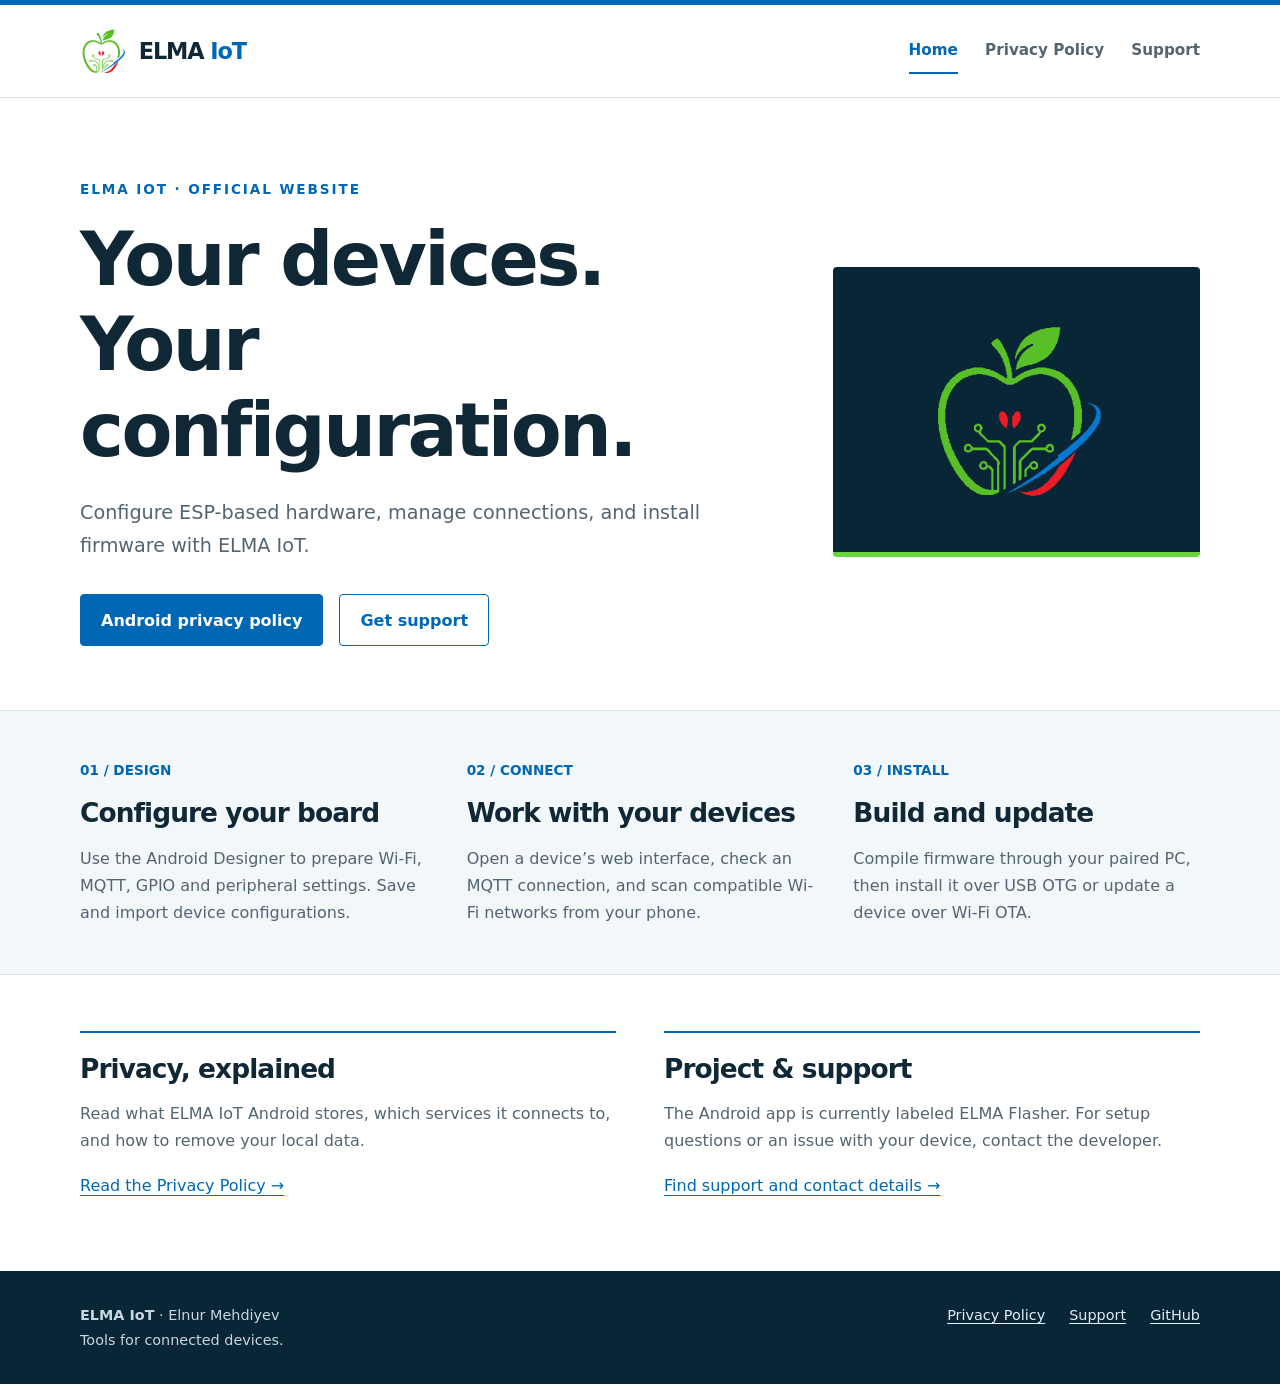
<file: index.html>
<!doctype html>
<html lang="en"><head><meta charset="utf-8"><meta name="viewport" content="width=device-width,initial-scale=1">
<meta name="description" content="The official ELMA IoT website. Explore the Android device tools, read the privacy policy, and contact support."><meta name="referrer" content="no-referrer">
<meta http-equiv="Content-Security-Policy" content="default-src 'none'; style-src 'self'; img-src 'self'; base-uri 'none'; form-action 'none'">
<title>Connected devices, configured by you · ELMA IoT</title><link rel="canonical" href="https://elma-iot.github.io/"><link rel="icon" href="/assets/elma-mark.svg" type="image/svg+xml"><link rel="stylesheet" href="/assets/site.css"></head>
<body><a class="skip" href="#main">Skip to content</a><header><div class="shell header-inner"><a class="brand" href="/" aria-label="ELMA IoT home"><img src="/assets/elma-mark.svg" width="46" height="46" alt=""><span>ELMA <span>IoT</span></span></a><nav aria-label="Main navigation"><a href="/" aria-current="page">Home</a><a href="/privacy-policy/">Privacy Policy</a><a href="/support/">Support</a></nav></div></header>
<main id="main">
<section class="shell hero"><div><p class="eyebrow">ELMA IoT · Official website</p><h1>Your devices.<br>Your configuration.</h1><p class="lead">Configure ESP-based hardware, manage connections, and install firmware with ELMA IoT.</p><div class="actions"><a class="button" href="/privacy-policy/">Android privacy policy</a><a class="button secondary" href="/support/">Get support</a></div></div><div class="hero-mark"><img src="/assets/elma-mark.svg" alt="ELMA IoT circuit apple logo" width="180" height="180"></div></section>
<section class="feature-band" aria-label="Android application features"><div class="shell features"><div><span class="number">01 / DESIGN</span><h2>Configure your board</h2><p>Use the Android Designer to prepare Wi-Fi, MQTT, GPIO and peripheral settings. Save and import device configurations.</p></div><div><span class="number">02 / CONNECT</span><h2>Work with your devices</h2><p>Open a device’s web interface, check an MQTT connection, and scan compatible Wi-Fi networks from your phone.</p></div><div><span class="number">03 / INSTALL</span><h2>Build and update</h2><p>Compile firmware through your paired PC, then install it over USB OTG or update a device over Wi-Fi OTA.</p></div></div></section>
<section class="shell resources" aria-label="Project resources"><div class="resource"><h2>Privacy, explained</h2><p>Read what ELMA IoT Android stores, which services it connects to, and how to remove your local data.</p><a href="/privacy-policy/">Read the Privacy Policy →</a></div><div class="resource"><h2>Project &amp; support</h2><p>The Android app is currently labeled ELMA Flasher. For setup questions or an issue with your device, contact the developer.</p><a href="/support/">Find support and contact details →</a></div></section></main>
<footer><div class="shell footer-inner"><div><p><strong>ELMA IoT</strong> · Elnur Mehdiyev</p><p>Tools for connected devices.</p></div><div class="footer-links"><a href="/privacy-policy/">Privacy Policy</a><a href="/support/">Support</a><a href="https://github.com/elma-iot">GitHub</a></div></div></footer></body></html>
</file>
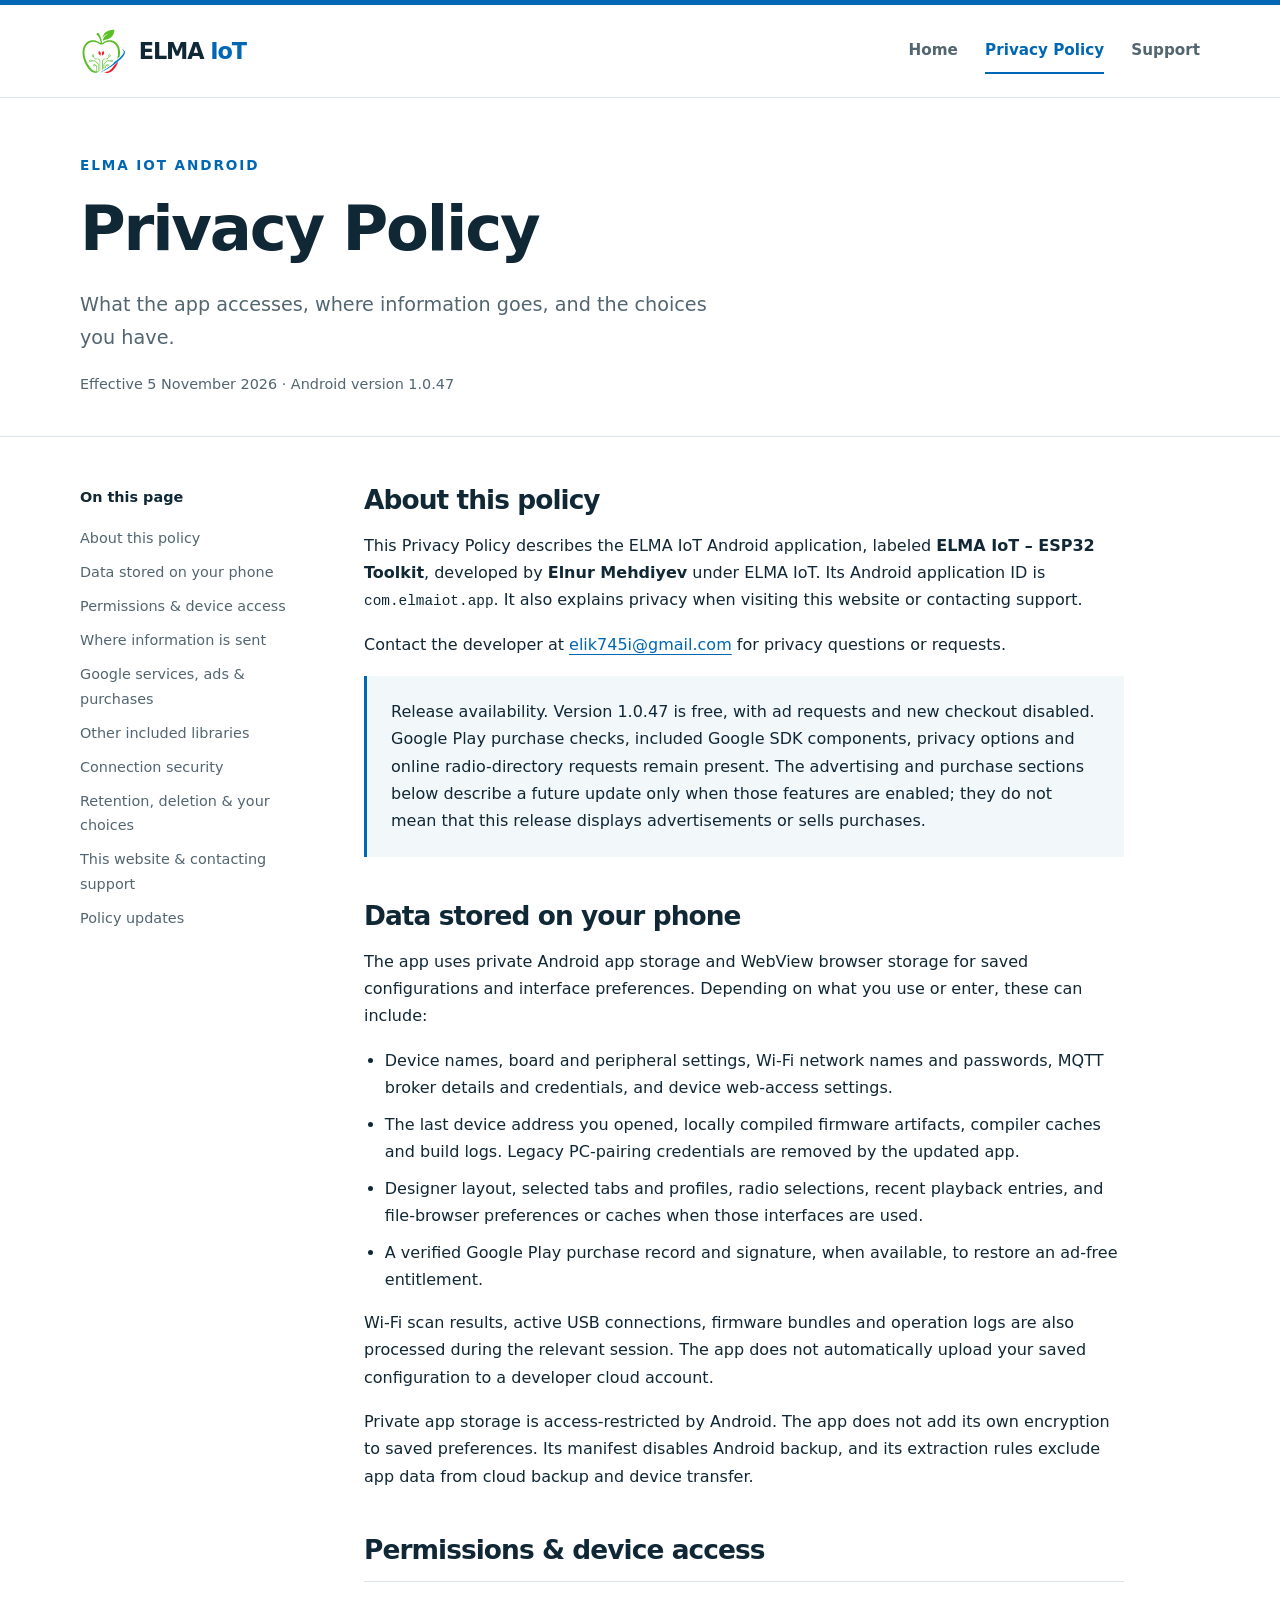
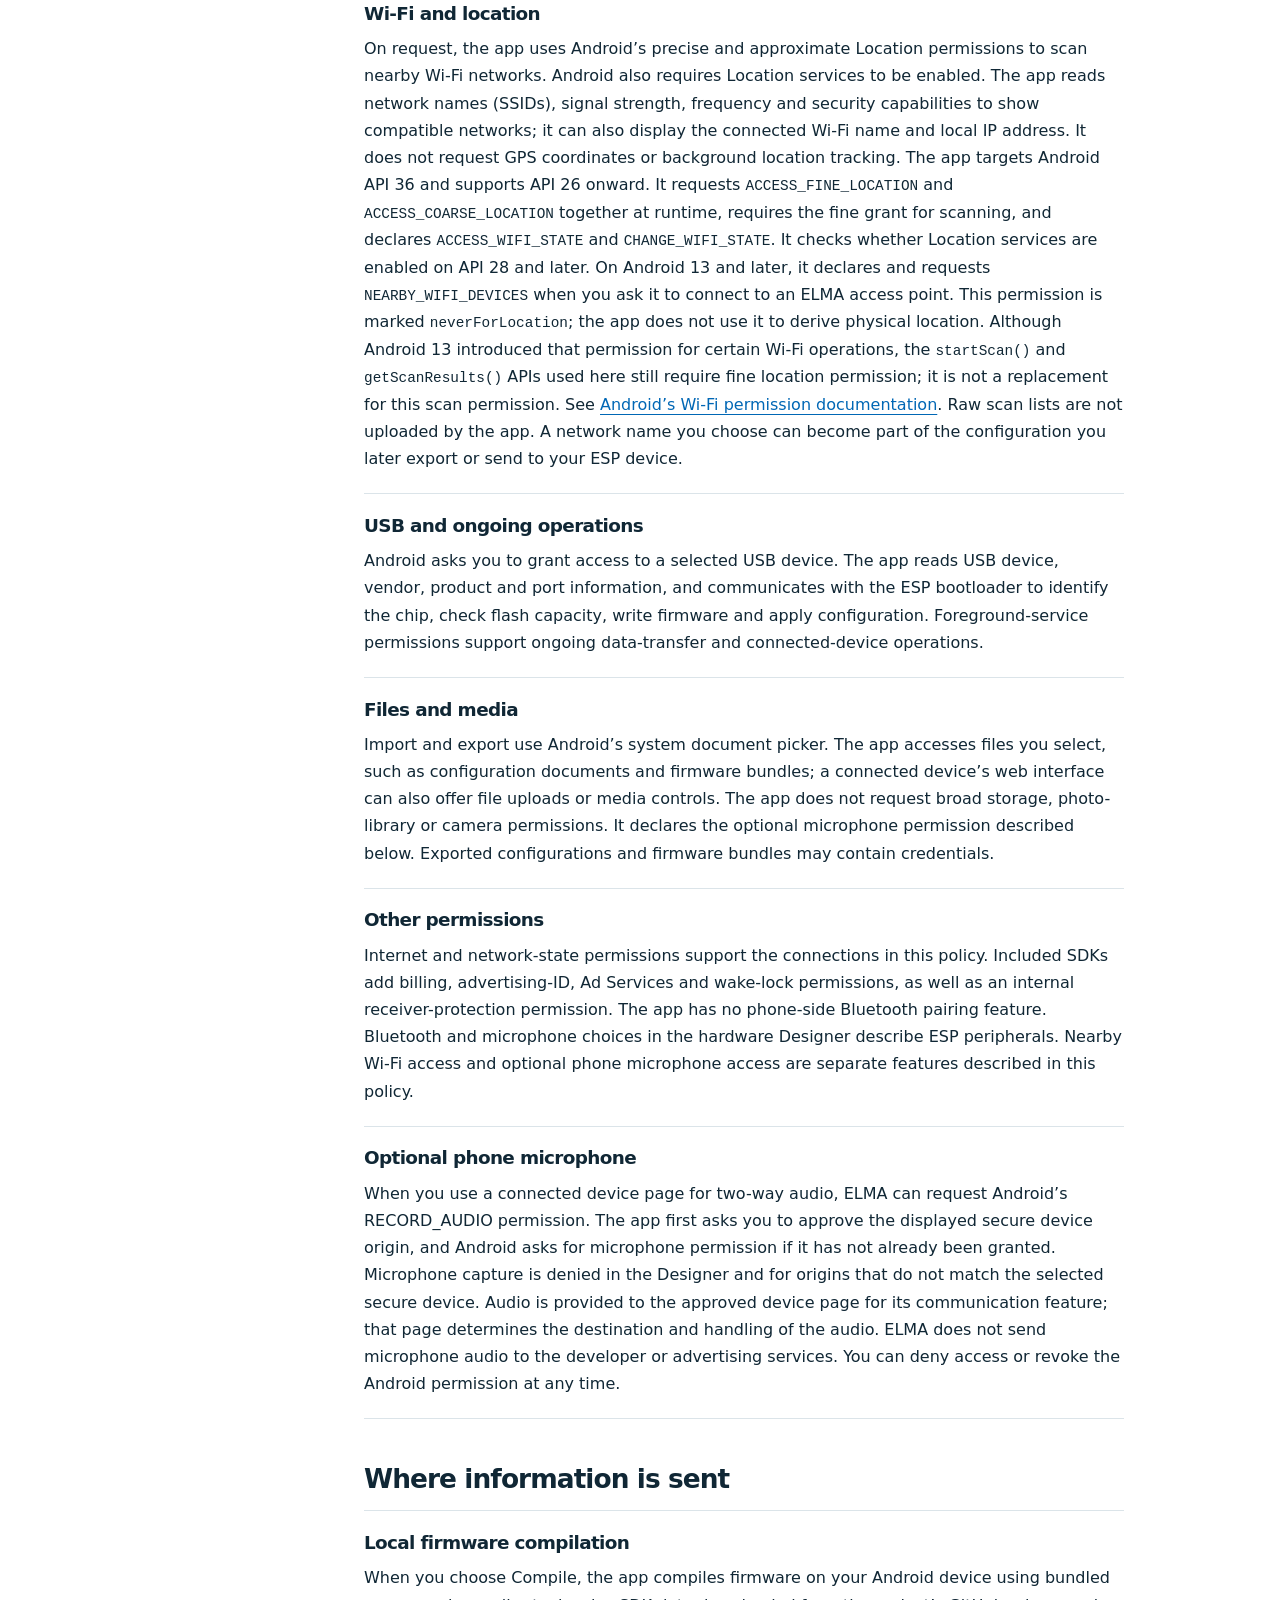
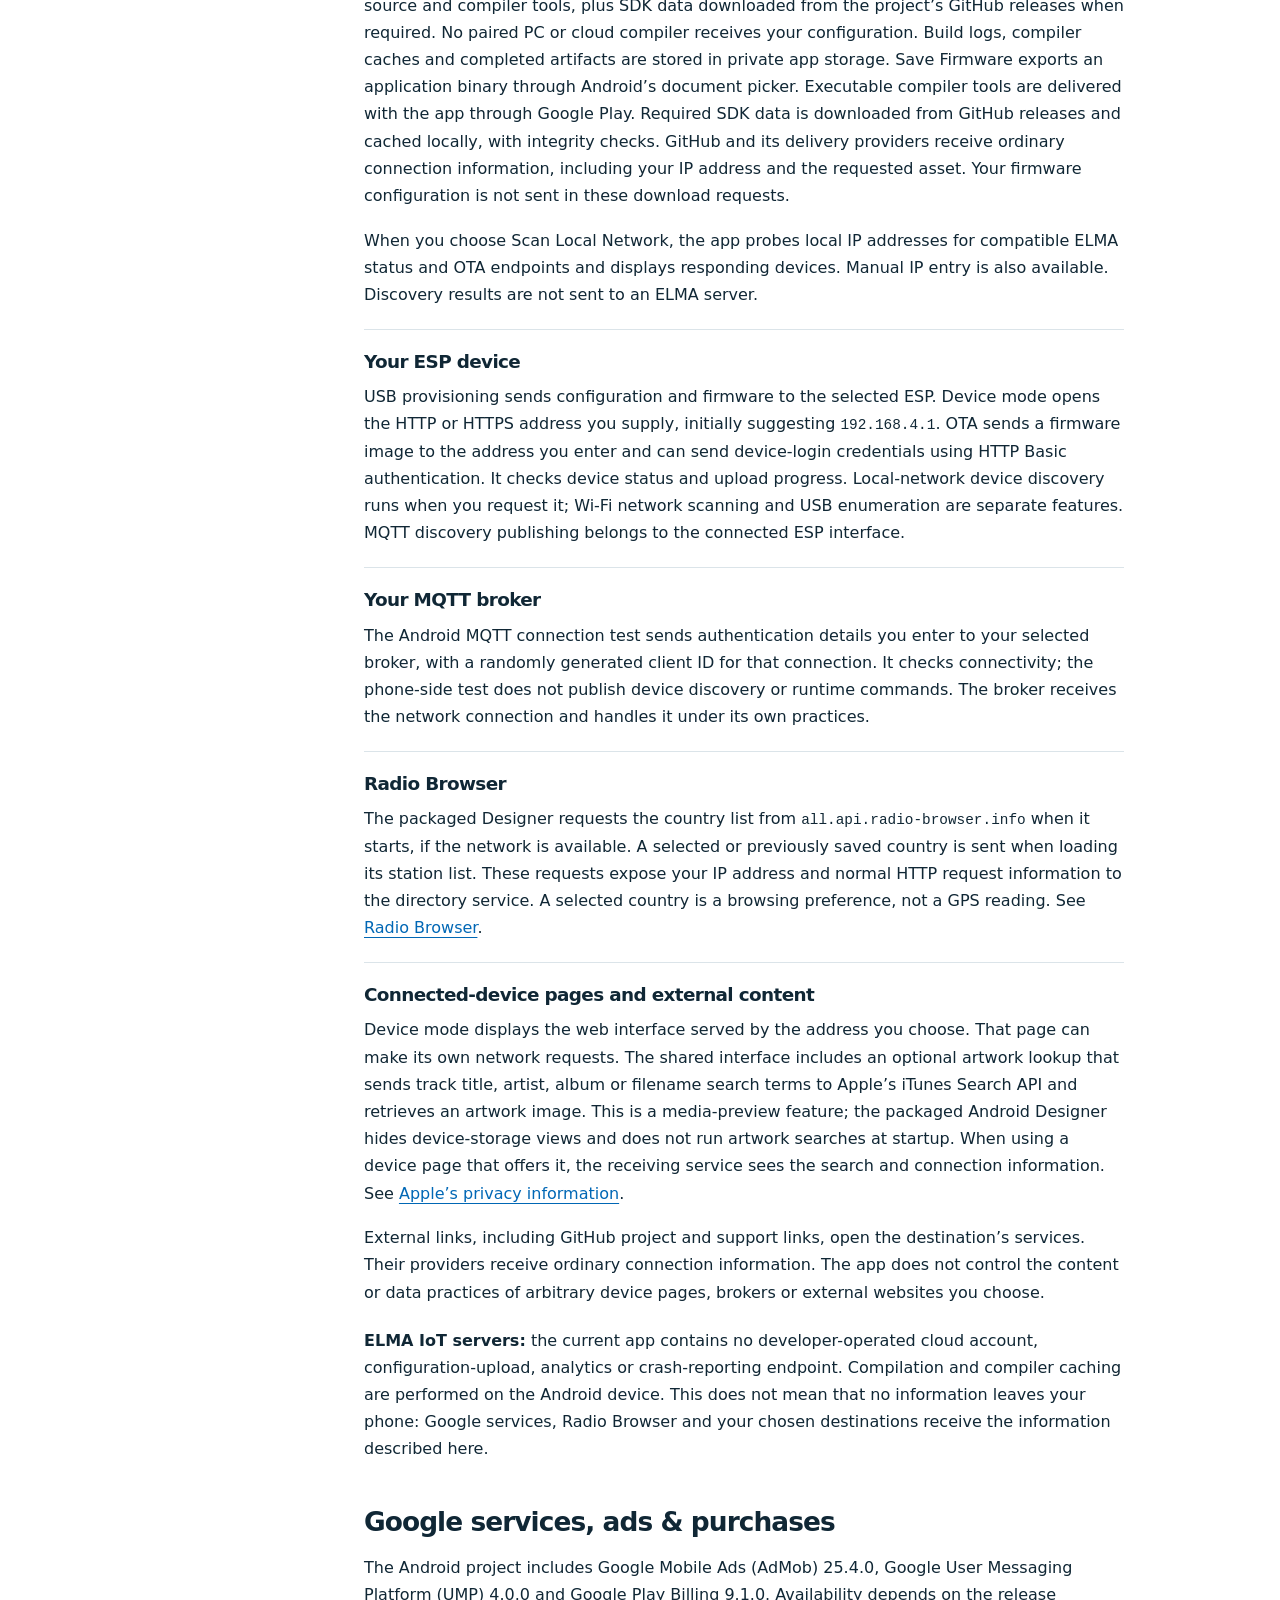
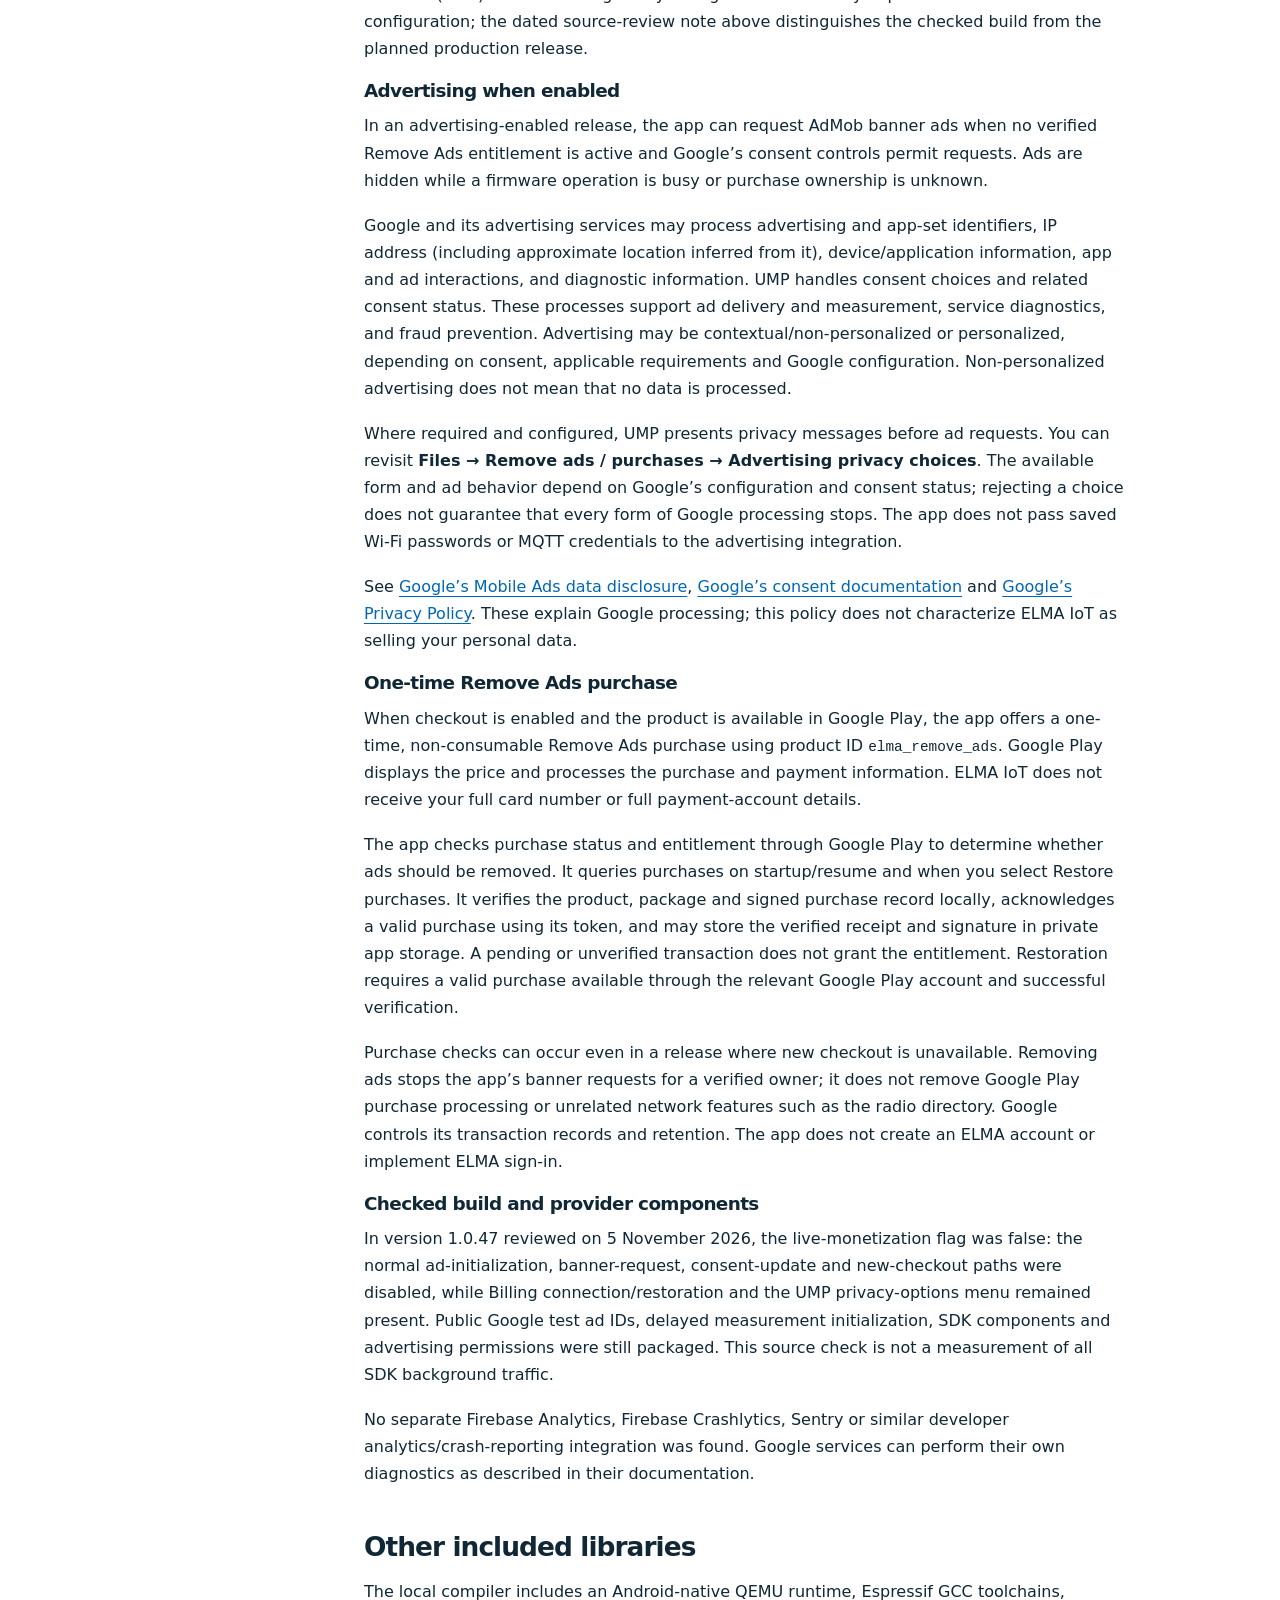
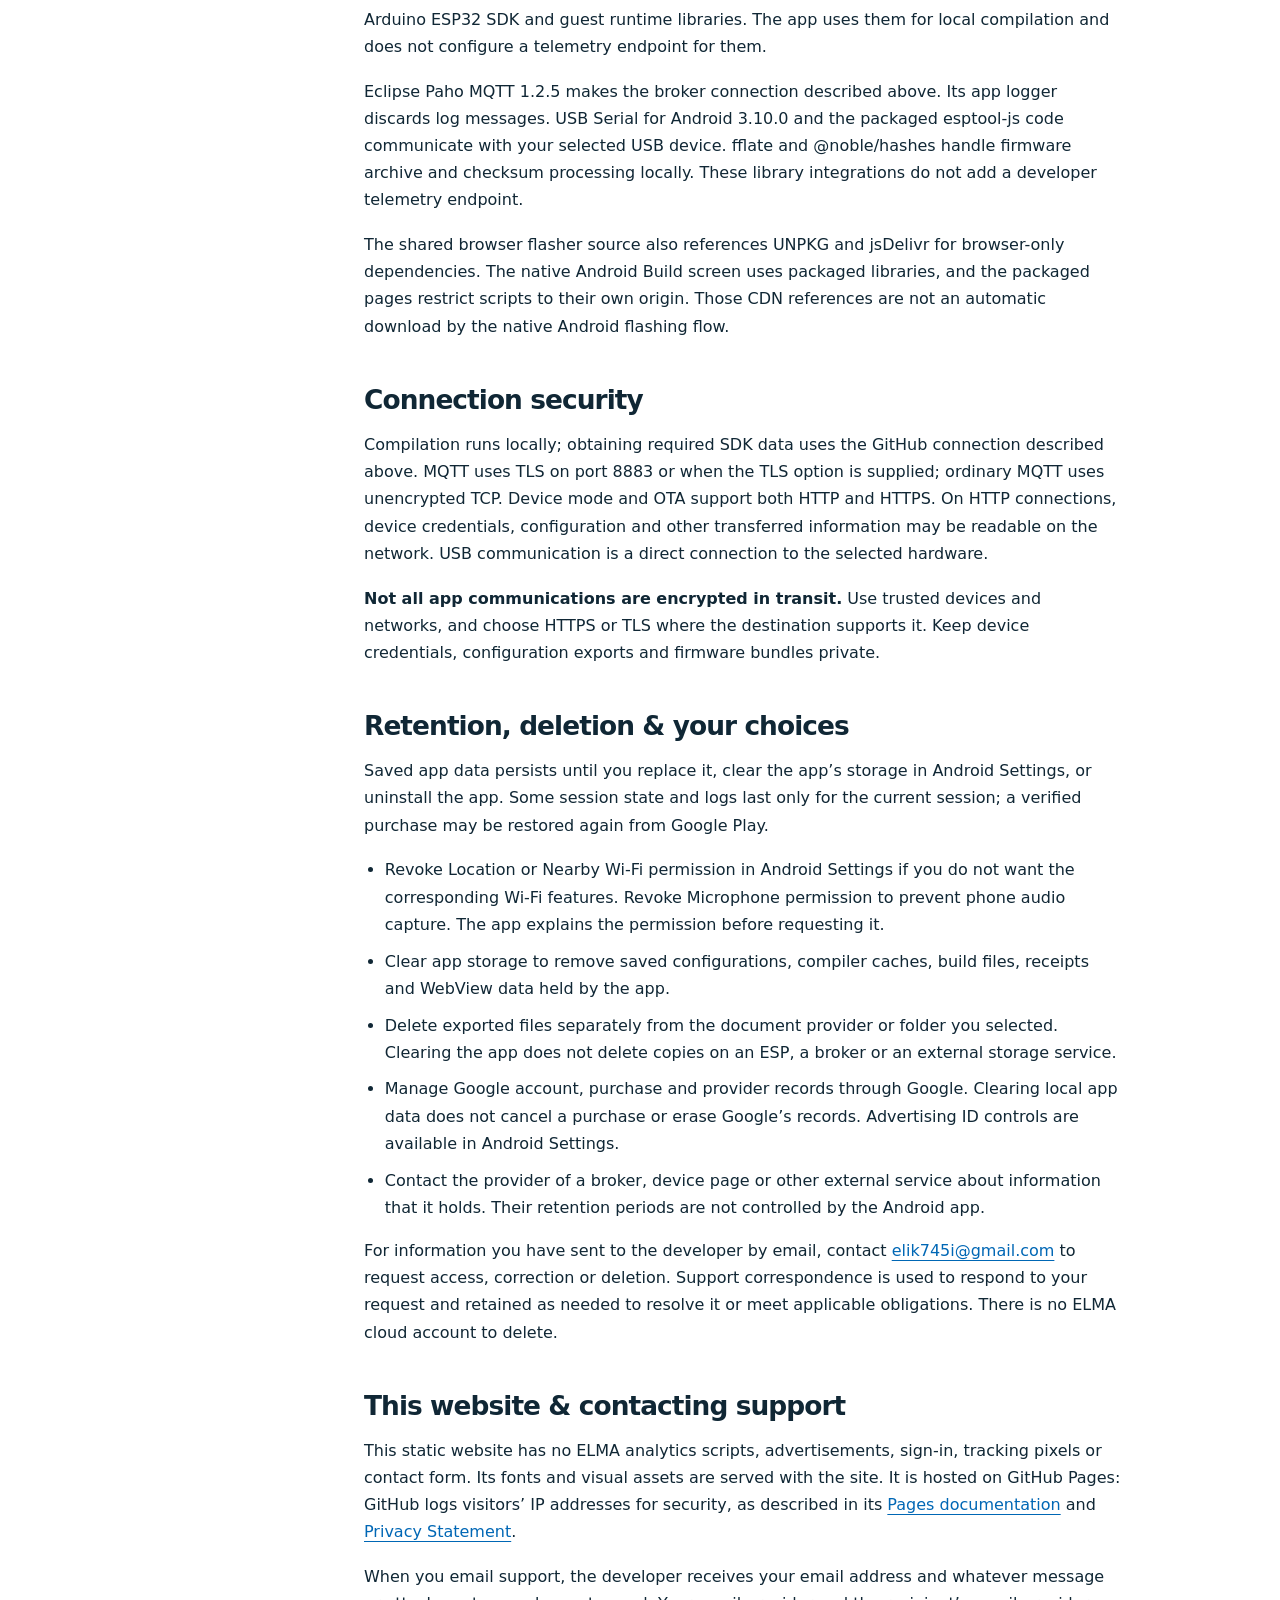
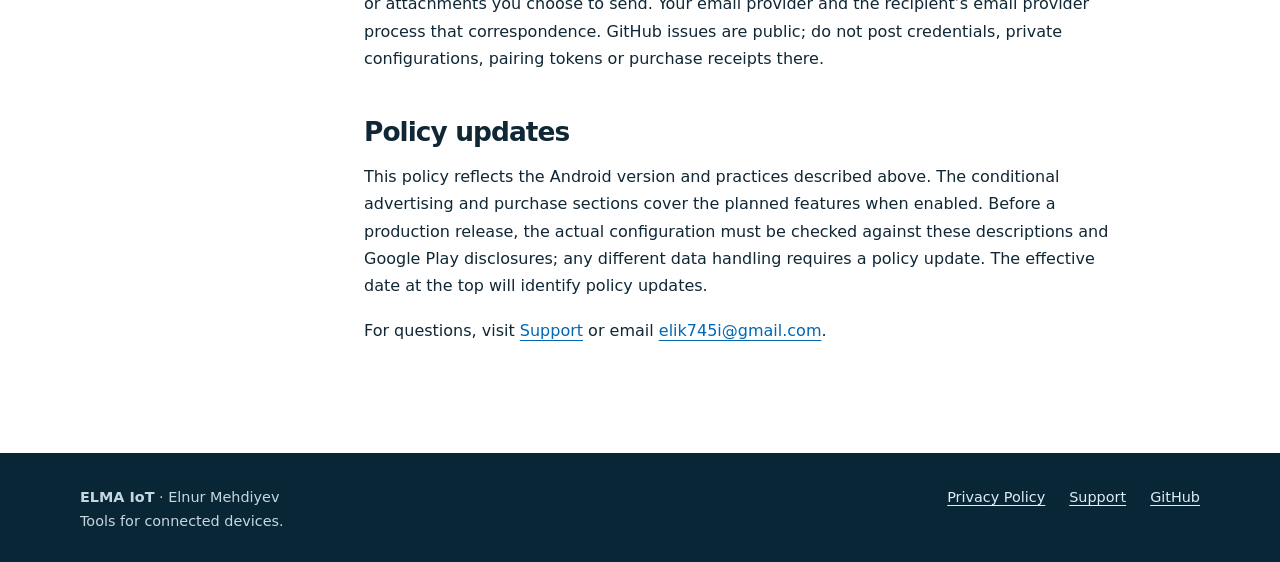
<file: privacy-policy/index.html>
<!DOCTYPE html>

<html lang="en"><head><meta charset="utf-8"/><meta content="width=device-width,initial-scale=1" name="viewport"/>
<meta content="Privacy Policy for ELMA IoT Android (ELMA Flasher): permissions, local data, Google services, device connections, retention and deletion." name="description"/><meta content="no-referrer" name="referrer"/>
<meta content="default-src 'none'; style-src 'self'; img-src 'self'; base-uri 'none'; form-action 'none'" http-equiv="Content-Security-Policy"/>
<title>Privacy Policy · ELMA IoT</title><link href="https://elma-iot.github.io/privacy-policy/" rel="canonical"/><link href="/assets/elma-mark.svg" rel="icon" type="image/svg+xml"/><link href="/assets/site.css" rel="stylesheet"/></head>
<body><a class="skip" href="#main">Skip to content</a><header><div class="shell header-inner"><a aria-label="ELMA IoT home" class="brand" href="/"><img alt="" height="46" src="/assets/elma-mark.svg" width="46"/><span>ELMA <span>IoT</span></span></a><nav aria-label="Main navigation"><a href="/">Home</a><a aria-current="page" href="/privacy-policy/">Privacy Policy</a><a href="/support/">Support</a></nav></div></header>
<main id="main"><div class="page-head"><div class="shell"><p class="eyebrow">ELMA IoT Android</p><h1>Privacy Policy</h1><p class="lead">What the app accesses, where information goes, and the choices you have.</p><p class="meta">Effective 5 November 2026 · Android version 1.0.47</p></div></div><div class="shell document"><aside aria-label="On this page" class="toc"><strong>On this page</strong><a href="#scope">About this policy</a><a href="#local-data">Data stored on your phone</a><a href="#permissions">Permissions &amp; device access</a><a href="#connections">Where information is sent</a><a href="#google">Google services, ads &amp; purchases</a><a href="#libraries">Other included libraries</a><a href="#security">Connection security</a><a href="#deletion">Retention, deletion &amp; your choices</a><a href="#website">This website &amp; contacting support</a><a href="#changes">Policy updates</a></aside><article><section id="scope"><h2>About this policy</h2><p>This Privacy Policy describes the ELMA IoT Android application, labeled <strong>ELMA IoT – ESP32 Toolkit</strong>, developed by <strong>Elnur Mehdiyev</strong> under ELMA IoT. Its Android application ID is <code>com.elmaiot.app</code>. It also explains privacy when visiting this website or contacting support.</p><p>Contact the developer at <a href="mailto:elik745i@gmail.com">elik745i@gmail.com</a> for privacy questions or requests.</p><div class="callout"><p>Release availability. Version 1.0.47 is free, with ad requests and new checkout disabled. Google Play purchase checks, included Google SDK components, privacy options and online radio-directory requests remain present. The advertising and purchase sections below describe a future update only when those features are enabled; they do not mean that this release displays advertisements or sells purchases.</p></div></section><section id="local-data"><h2>Data stored on your phone</h2><p>The app uses private Android app storage and WebView browser storage for saved configurations and interface preferences. Depending on what you use or enter, these can include:</p><ul><li>Device names, board and peripheral settings, Wi-Fi network names and passwords, MQTT broker details and credentials, and device web-access settings.</li><li>The last device address you opened, locally compiled firmware artifacts, compiler caches and build logs. Legacy PC-pairing credentials are removed by the updated app.</li><li>Designer layout, selected tabs and profiles, radio selections, recent playback entries, and file-browser preferences or caches when those interfaces are used.</li><li>A verified Google Play purchase record and signature, when available, to restore an ad-free entitlement.</li></ul><p>Wi-Fi scan results, active USB connections, firmware bundles and operation logs are also processed during the relevant session. The app does not automatically upload your saved configuration to a developer cloud account.</p><p>Private app storage is access-restricted by Android. The app does not add its own encryption to saved preferences. Its manifest disables Android backup, and its extraction rules exclude app data from cloud backup and device transfer.</p></section><section id="permissions"><h2>Permissions &amp; device access</h2><div class="flow"><h3>Wi-Fi and location</h3><p>On request, the app uses Android’s precise and approximate Location permissions to scan nearby Wi-Fi networks. Android also requires Location services to be enabled. The app reads network names (SSIDs), signal strength, frequency and security capabilities to show compatible networks; it can also display the connected Wi-Fi name and local IP address. It does not request GPS coordinates or background location tracking. The app targets Android API 36 and supports API 26 onward. It requests <code>ACCESS_FINE_LOCATION</code> and <code>ACCESS_COARSE_LOCATION</code> together at runtime, requires the fine grant for scanning, and declares <code>ACCESS_WIFI_STATE</code> and <code>CHANGE_WIFI_STATE</code>. It checks whether Location services are enabled on API 28 and later. On Android 13 and later, it declares and requests <code>NEARBY_WIFI_DEVICES</code> when you ask it to connect to an ELMA access point. This permission is marked <code>neverForLocation</code>; the app does not use it to derive physical location. Although Android 13 introduced that permission for certain Wi-Fi operations, the <code>startScan()</code> and <code>getScanResults()</code> APIs used here still require fine location permission; it is not a replacement for this scan permission. See <a href="https://developer.android.com/develop/connectivity/wifi/wifi-permissions">Android’s Wi-Fi permission documentation</a>. Raw scan lists are not uploaded by the app. A network name you choose can become part of the configuration you later export or send to your ESP device.</p></div><div class="flow"><h3>USB and ongoing operations</h3><p>Android asks you to grant access to a selected USB device. The app reads USB device, vendor, product and port information, and communicates with the ESP bootloader to identify the chip, check flash capacity, write firmware and apply configuration. Foreground-service permissions support ongoing data-transfer and connected-device operations.</p></div><div class="flow"><h3>Files and media</h3><p>Import and export use Android’s system document picker. The app accesses files you select, such as configuration documents and firmware bundles; a connected device’s web interface can also offer file uploads or media controls. The app does not request broad storage, photo-library or camera permissions. It declares the optional microphone permission described below. Exported configurations and firmware bundles may contain credentials.</p></div><div class="flow"><h3>Other permissions</h3><p>Internet and network-state permissions support the connections in this policy. Included SDKs add billing, advertising-ID, Ad Services and wake-lock permissions, as well as an internal receiver-protection permission. The app has no phone-side Bluetooth pairing feature. Bluetooth and microphone choices in the hardware Designer describe ESP peripherals. Nearby Wi-Fi access and optional phone microphone access are separate features described in this policy.</p></div><div class="flow"><h3>Optional phone microphone</h3><p>When you use a connected device page for two-way audio, ELMA can request Android’s RECORD_AUDIO permission. The app first asks you to approve the displayed secure device origin, and Android asks for microphone permission if it has not already been granted. Microphone capture is denied in the Designer and for origins that do not match the selected secure device. Audio is provided to the approved device page for its communication feature; that page determines the destination and handling of the audio. ELMA does not send microphone audio to the developer or advertising services. You can deny access or revoke the Android permission at any time.</p></div></section><section id="connections"><h2>Where information is sent</h2><div class="flow"><h3>Local firmware compilation</h3><p>When you choose Compile, the app compiles firmware on your Android device using bundled source and compiler tools, plus SDK data downloaded from the project’s GitHub releases when required. No paired PC or cloud compiler receives your configuration. Build logs, compiler caches and completed artifacts are stored in private app storage. Save Firmware exports an application binary through Android’s document picker. Executable compiler tools are delivered with the app through Google Play. Required SDK data is downloaded from GitHub releases and cached locally, with integrity checks. GitHub and its delivery providers receive ordinary connection information, including your IP address and the requested asset. Your firmware configuration is not sent in these download requests.</p><p>When you choose Scan Local Network, the app probes local IP addresses for compatible ELMA status and OTA endpoints and displays responding devices. Manual IP entry is also available. Discovery results are not sent to an ELMA server.</p></div><div class="flow"><h3>Your ESP device</h3><p>USB provisioning sends configuration and firmware to the selected ESP. Device mode opens the HTTP or HTTPS address you supply, initially suggesting <code>192.168.4.1</code>. OTA sends a firmware image to the address you enter and can send device-login credentials using HTTP Basic authentication. It checks device status and upload progress. Local-network device discovery runs when you request it; Wi-Fi network scanning and USB enumeration are separate features. MQTT discovery publishing belongs to the connected ESP interface.</p></div><div class="flow"><h3>Your MQTT broker</h3><p>The Android MQTT connection test sends authentication details you enter to your selected broker, with a randomly generated client ID for that connection. It checks connectivity; the phone-side test does not publish device discovery or runtime commands. The broker receives the network connection and handles it under its own practices.</p></div><div class="flow"><h3>Radio Browser</h3><p>The packaged Designer requests the country list from <code>all.api.radio-browser.info</code> when it starts, if the network is available. A selected or previously saved country is sent when loading its station list. These requests expose your IP address and normal HTTP request information to the directory service. A selected country is a browsing preference, not a GPS reading. See <a href="https://www.radio-browser.info/">Radio Browser</a>.</p></div><div class="flow"><h3>Connected-device pages and external content</h3><p>Device mode displays the web interface served by the address you choose. That page can make its own network requests. The shared interface includes an optional artwork lookup that sends track title, artist, album or filename search terms to Apple’s iTunes Search API and retrieves an artwork image. This is a media-preview feature; the packaged Android Designer hides device-storage views and does not run artwork searches at startup. When using a device page that offers it, the receiving service sees the search and connection information. See <a href="https://www.apple.com/legal/privacy/">Apple’s privacy information</a>.</p><p>External links, including GitHub project and support links, open the destination’s services. Their providers receive ordinary connection information. The app does not control the content or data practices of arbitrary device pages, brokers or external websites you choose.</p></div><p><strong>ELMA IoT servers:</strong> the current app contains no developer-operated cloud account, configuration-upload, analytics or crash-reporting endpoint. Compilation and compiler caching are performed on the Android device. This does not mean that no information leaves your phone: Google services, Radio Browser and your chosen destinations receive the information described here.</p></section><section id="google"><h2>Google services, ads &amp; purchases</h2>
<p>The Android project includes Google Mobile Ads (AdMob) 25.4.0, Google User Messaging Platform (UMP) 4.0.0 and Google Play Billing 9.1.0. Availability depends on the release configuration; the dated source-review note above distinguishes the checked build from the planned production release.</p>
<h3>Advertising when enabled</h3><p>In an advertising-enabled release, the app can request AdMob banner ads when no verified Remove Ads entitlement is active and Google’s consent controls permit requests. Ads are hidden while a firmware operation is busy or purchase ownership is unknown.</p>
<p>Google and its advertising services may process advertising and app-set identifiers, IP address (including approximate location inferred from it), device/application information, app and ad interactions, and diagnostic information. UMP handles consent choices and related consent status. These processes support ad delivery and measurement, service diagnostics, and fraud prevention. Advertising may be contextual/non-personalized or personalized, depending on consent, applicable requirements and Google configuration. Non-personalized advertising does not mean that no data is processed.</p>
<p>Where required and configured, UMP presents privacy messages before ad requests. You can revisit <strong>Files → Remove ads / purchases → Advertising privacy choices</strong>. The available form and ad behavior depend on Google’s configuration and consent status; rejecting a choice does not guarantee that every form of Google processing stops. The app does not pass saved Wi-Fi passwords or MQTT credentials to the advertising integration.</p>
<p>See <a href="https://developers.google.com/admob/android/privacy/play-data-disclosure">Google’s Mobile Ads data disclosure</a>, <a href="https://developers.google.com/admob/android/privacy">Google’s consent documentation</a> and <a href="https://policies.google.com/privacy">Google’s Privacy Policy</a>. These explain Google processing; this policy does not characterize ELMA IoT as selling your personal data.</p>
<h3>One-time Remove Ads purchase</h3><p>When checkout is enabled and the product is available in Google Play, the app offers a one-time, non-consumable Remove Ads purchase using product ID <code>elma_remove_ads</code>. Google Play displays the price and processes the purchase and payment information. ELMA IoT does not receive your full card number or full payment-account details.</p>
<p>The app checks purchase status and entitlement through Google Play to determine whether ads should be removed. It queries purchases on startup/resume and when you select Restore purchases. It verifies the product, package and signed purchase record locally, acknowledges a valid purchase using its token, and may store the verified receipt and signature in private app storage. A pending or unverified transaction does not grant the entitlement. Restoration requires a valid purchase available through the relevant Google Play account and successful verification.</p>
<p>Purchase checks can occur even in a release where new checkout is unavailable. Removing ads stops the app’s banner requests for a verified owner; it does not remove Google Play purchase processing or unrelated network features such as the radio directory. Google controls its transaction records and retention. The app does not create an ELMA account or implement ELMA sign-in.</p>
<h3>Checked build and provider components</h3><p>In version 1.0.47 reviewed on 5 November 2026, the live-monetization flag was false: the normal ad-initialization, banner-request, consent-update and new-checkout paths were disabled, while Billing connection/restoration and the UMP privacy-options menu remained present. Public Google test ad IDs, delayed measurement initialization, SDK components and advertising permissions were still packaged. This source check is not a measurement of all SDK background traffic.</p>
<p>No separate Firebase Analytics, Firebase Crashlytics, Sentry or similar developer analytics/crash-reporting integration was found. Google services can perform their own diagnostics as described in their documentation.</p></section><section id="libraries"><h2>Other included libraries</h2><p>The local compiler includes an Android-native QEMU runtime, Espressif GCC toolchains, Arduino ESP32 SDK and guest runtime libraries. The app uses them for local compilation and does not configure a telemetry endpoint for them.</p><p>Eclipse Paho MQTT 1.2.5 makes the broker connection described above. Its app logger discards log messages. USB Serial for Android 3.10.0 and the packaged esptool-js code communicate with your selected USB device. fflate and @noble/hashes handle firmware archive and checksum processing locally. These library integrations do not add a developer telemetry endpoint.</p><p>The shared browser flasher source also references UNPKG and jsDelivr for browser-only dependencies. The native Android Build screen uses packaged libraries, and the packaged pages restrict scripts to their own origin. Those CDN references are not an automatic download by the native Android flashing flow.</p></section><section id="security"><h2>Connection security</h2><p>Compilation runs locally; obtaining required SDK data uses the GitHub connection described above. MQTT uses TLS on port 8883 or when the TLS option is supplied; ordinary MQTT uses unencrypted TCP. Device mode and OTA support both HTTP and HTTPS. On HTTP connections, device credentials, configuration and other transferred information may be readable on the network. USB communication is a direct connection to the selected hardware.</p><p><strong>Not all app communications are encrypted in transit.</strong> Use trusted devices and networks, and choose HTTPS or TLS where the destination supports it. Keep device credentials, configuration exports and firmware bundles private.</p></section><section id="deletion"><h2>Retention, deletion &amp; your choices</h2><p>Saved app data persists until you replace it, clear the app’s storage in Android Settings, or uninstall the app. Some session state and logs last only for the current session; a verified purchase may be restored again from Google Play.</p><ul><li>Revoke Location or Nearby Wi-Fi permission in Android Settings if you do not want the corresponding Wi-Fi features. Revoke Microphone permission to prevent phone audio capture. The app explains the permission before requesting it.</li><li>Clear app storage to remove saved configurations, compiler caches, build files, receipts and WebView data held by the app.</li><li>Delete exported files separately from the document provider or folder you selected. Clearing the app does not delete copies on an ESP, a broker or an external storage service.</li><li>Manage Google account, purchase and provider records through Google. Clearing local app data does not cancel a purchase or erase Google’s records. Advertising ID controls are available in Android Settings.</li><li>Contact the provider of a broker, device page or other external service about information that it holds. Their retention periods are not controlled by the Android app.</li></ul><p>For information you have sent to the developer by email, contact <a href="mailto:elik745i@gmail.com?subject=ELMA%20IoT%20privacy%20request">elik745i@gmail.com</a> to request access, correction or deletion. Support correspondence is used to respond to your request and retained as needed to resolve it or meet applicable obligations. There is no ELMA cloud account to delete.</p></section><section id="website"><h2>This website &amp; contacting support</h2><p>This static website has no ELMA analytics scripts, advertisements, sign-in, tracking pixels or contact form. Its fonts and visual assets are served with the site. It is hosted on GitHub Pages: GitHub logs visitors’ IP addresses for security, as described in its <a href="https://docs.github.com/en/pages/getting-started-with-github-pages/what-is-github-pages#data-collection">Pages documentation</a> and <a href="https://docs.github.com/en/site-policy/privacy-policies/github-general-privacy-statement">Privacy Statement</a>.</p><p>When you email support, the developer receives your email address and whatever message or attachments you choose to send. Your email provider and the recipient’s email provider process that correspondence. GitHub issues are public; do not post credentials, private configurations, pairing tokens or purchase receipts there.</p></section><section id="changes"><h2>Policy updates</h2><p>This policy reflects the Android version and practices described above. The conditional advertising and purchase sections cover the planned features when enabled. Before a production release, the actual configuration must be checked against these descriptions and Google Play disclosures; any different data handling requires a policy update. The effective date at the top will identify policy updates.</p><p>For questions, visit <a href="/support/">Support</a> or email <a href="mailto:elik745i@gmail.com">elik745i@gmail.com</a>.</p></section></article></div></main>
<footer><div class="shell footer-inner"><div><p><strong>ELMA IoT</strong> · Elnur Mehdiyev</p><p>Tools for connected devices.</p></div><div class="footer-links"><a href="/privacy-policy/">Privacy Policy</a><a href="/support/">Support</a><a href="https://github.com/elma-iot">GitHub</a></div></div></footer></body></html>
</file>
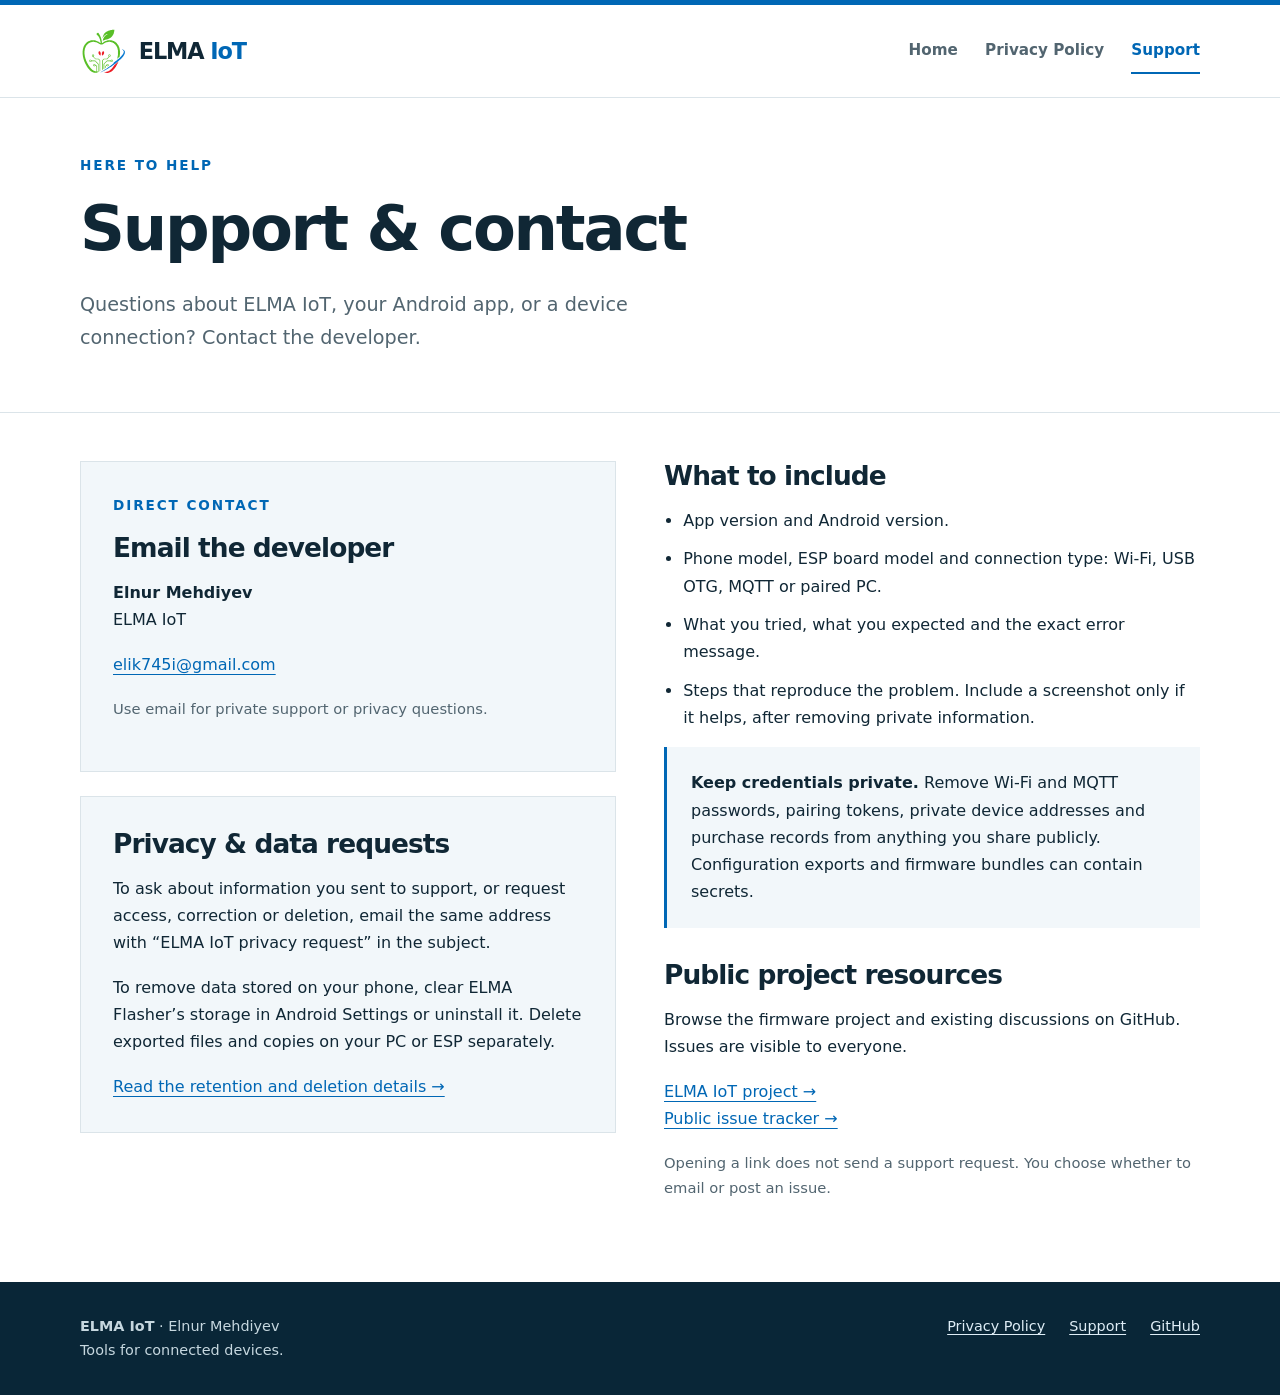
<file: support/index.html>
<!doctype html>
<html lang="en"><head><meta charset="utf-8"><meta name="viewport" content="width=device-width,initial-scale=1">
<meta name="description" content="Contact Elnur Mehdiyev for ELMA IoT Android support, privacy questions, and data requests."><meta name="referrer" content="no-referrer">
<meta http-equiv="Content-Security-Policy" content="default-src 'none'; style-src 'self'; img-src 'self'; base-uri 'none'; form-action 'none'">
<title>Support &amp; contact · ELMA IoT</title><link rel="canonical" href="https://elma-iot.github.io/support/"><link rel="icon" href="/assets/elma-mark.svg" type="image/svg+xml"><link rel="stylesheet" href="/assets/site.css"></head>
<body><a class="skip" href="#main">Skip to content</a><header><div class="shell header-inner"><a class="brand" href="/" aria-label="ELMA IoT home"><img src="/assets/elma-mark.svg" width="46" height="46" alt=""><span>ELMA <span>IoT</span></span></a><nav aria-label="Main navigation"><a href="/">Home</a><a href="/privacy-policy/">Privacy Policy</a><a href="/support/" aria-current="page">Support</a></nav></div></header>
<main id="main"><div class="page-head"><div class="shell"><p class="eyebrow">Here to help</p><h1>Support &amp; contact</h1><p class="lead">Questions about ELMA IoT, your Android app, or a device connection? Contact the developer.</p></div></div><div class="shell support-grid"><div><section class="contact-card"><p class="eyebrow">Direct contact</p><h2>Email the developer</h2><p><strong>Elnur Mehdiyev</strong><br>ELMA IoT</p><p><a href="mailto:elik745i@gmail.com">elik745i@gmail.com</a></p><p class="small">Use email for private support or privacy questions.</p></section><section class="contact-card" id="privacy-requests"><h2>Privacy &amp; data requests</h2><p>To ask about information you sent to support, or request access, correction or deletion, email the same address with “ELMA IoT privacy request” in the subject.</p><p>To remove data stored on your phone, clear ELMA Flasher’s storage in Android Settings or uninstall it. Delete exported files and copies on your PC or ESP separately.</p><a href="/privacy-policy/#deletion">Read the retention and deletion details →</a></section></div><div><section><h2>What to include</h2><ul><li>App version and Android version.</li><li>Phone model, ESP board model and connection type: Wi-Fi, USB OTG, MQTT or paired PC.</li><li>What you tried, what you expected and the exact error message.</li><li>Steps that reproduce the problem. Include a screenshot only if it helps, after removing private information.</li></ul><div class="callout"><p><strong>Keep credentials private.</strong> Remove Wi-Fi and MQTT passwords, pairing tokens, private device addresses and purchase records from anything you share publicly. Configuration exports and firmware bundles can contain secrets.</p></div></section><section><h2>Public project resources</h2><p>Browse the firmware project and existing discussions on GitHub. Issues are visible to everyone.</p><p><a href="https://github.com/elma-iot/ELMA-IoT">ELMA IoT project →</a><br><a href="https://github.com/elma-iot/ELMA-IoT/issues">Public issue tracker →</a></p><p class="small">Opening a link does not send a support request. You choose whether to email or post an issue.</p></section></div></div></main>
<footer><div class="shell footer-inner"><div><p><strong>ELMA IoT</strong> · Elnur Mehdiyev</p><p>Tools for connected devices.</p></div><div class="footer-links"><a href="/privacy-policy/">Privacy Policy</a><a href="/support/">Support</a><a href="https://github.com/elma-iot">GitHub</a></div></div></footer></body></html>
</file>
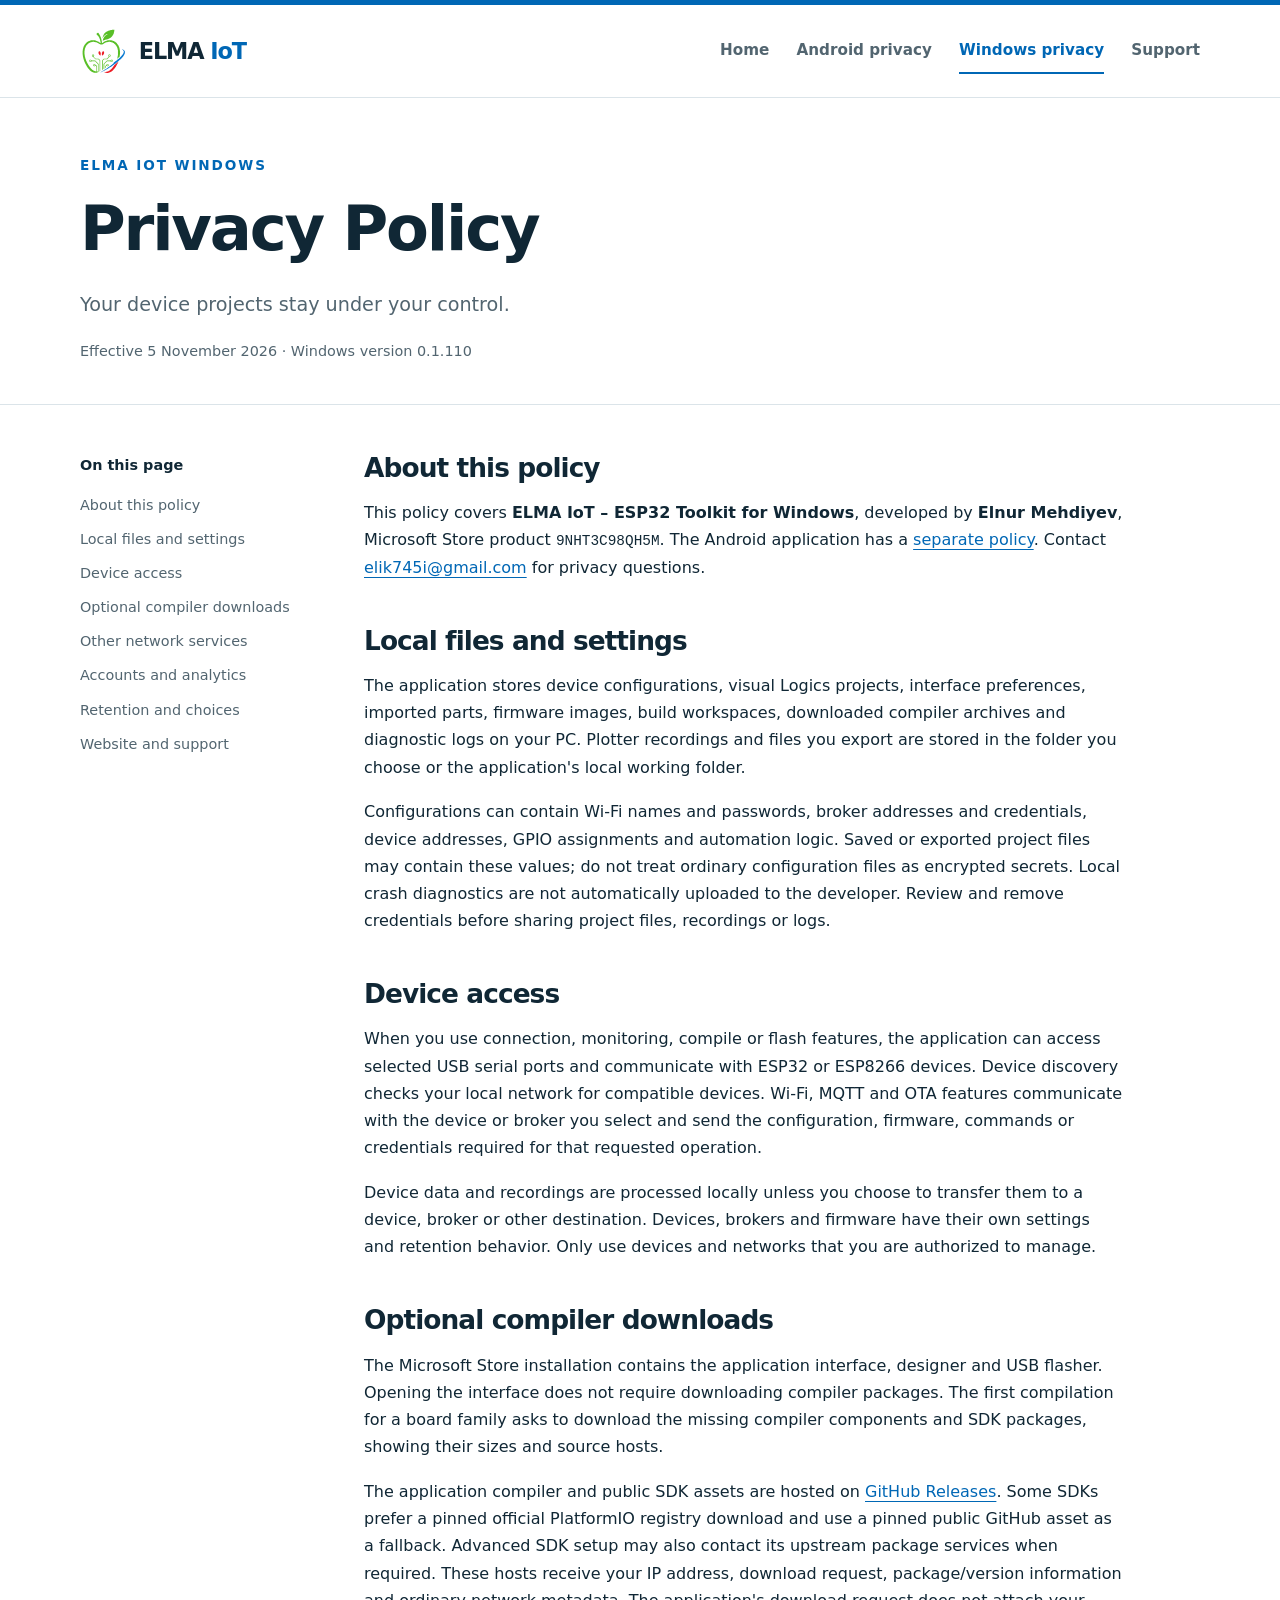
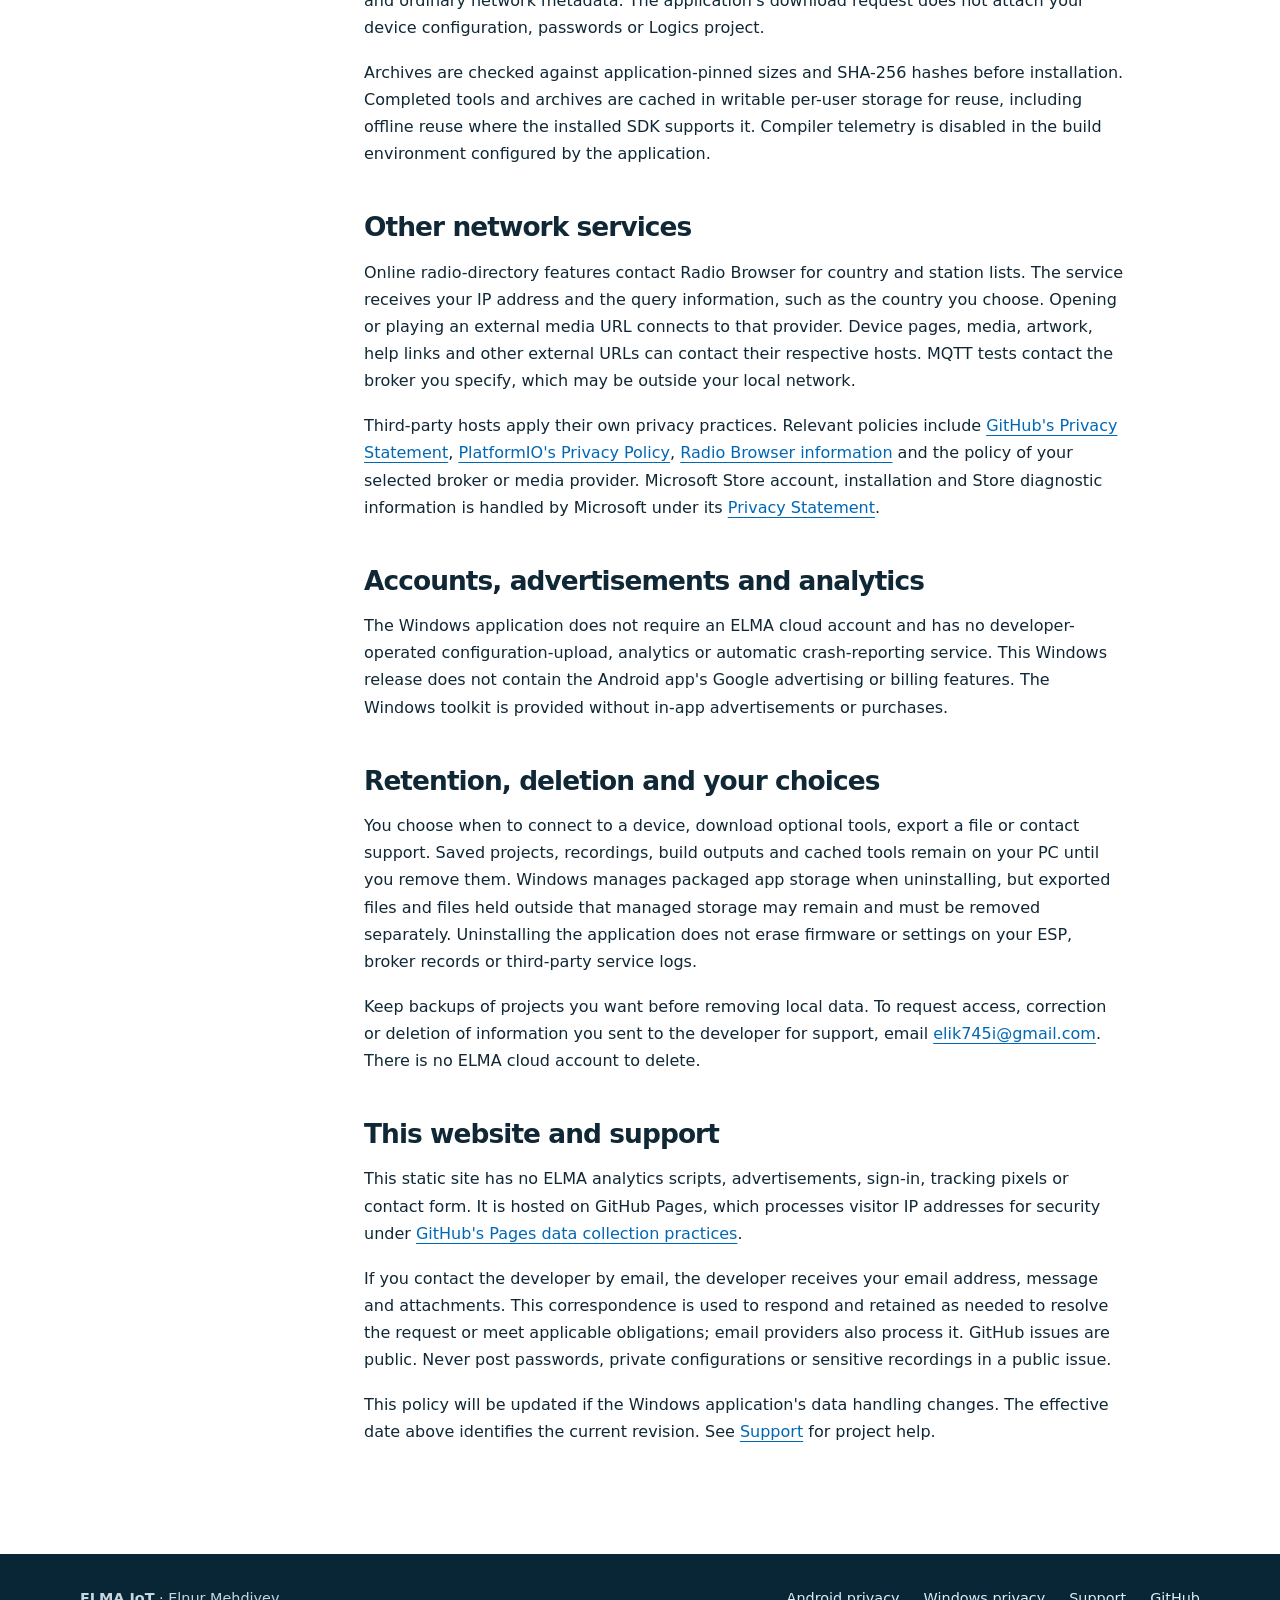
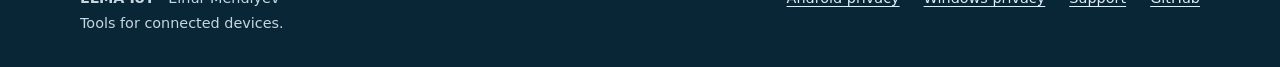
<file: windows-privacy-policy/index.html>
<!doctype html>
<html lang="en"><head><meta charset="utf-8"><meta name="viewport" content="width=device-width,initial-scale=1"><meta name="description" content="Privacy Policy for ELMA IoT Windows: local configurations, device connections, optional compiler downloads and support."><meta name="referrer" content="no-referrer"><meta http-equiv="Content-Security-Policy" content="default-src 'none'; style-src 'self'; img-src 'self'; base-uri 'none'; form-action 'none'"><title>Windows Privacy Policy · ELMA IoT</title><link rel="canonical" href="https://elma-iot.github.io/windows-privacy-policy/"><link rel="icon" type="image/svg+xml" href="/assets/elma-mark.svg"><link rel="stylesheet" href="/assets/site.css"></head>
<body><a class="skip" href="#main">Skip to content</a><header><div class="shell header-inner"><a class="brand" href="/"><img src="/assets/elma-mark.svg" alt="" width="46" height="46"><span>ELMA <span>IoT</span></span></a><nav aria-label="Main navigation"><a href="/">Home</a><a href="/privacy-policy/">Android privacy</a><a aria-current="page" href="/windows-privacy-policy/">Windows privacy</a><a href="/support/">Support</a></nav></div></header>
<main id="main"><div class="page-head"><div class="shell"><p class="eyebrow">ELMA IoT Windows</p><h1>Privacy Policy</h1><p class="lead">Your device projects stay under your control.</p><p class="meta">Effective 5 November 2026 · Windows version 0.1.110</p></div></div><div class="shell document"><aside class="toc" aria-label="On this page"><strong>On this page</strong><a href="#scope">About this policy</a><a href="#local">Local files and settings</a><a href="#devices">Device access</a><a href="#downloads">Optional compiler downloads</a><a href="#online">Other network services</a><a href="#services">Accounts and analytics</a><a href="#choices">Retention and choices</a><a href="#support">Website and support</a></aside><article>
<section id="scope"><h2>About this policy</h2><p>This policy covers <strong>ELMA IoT – ESP32 Toolkit for Windows</strong>, developed by <strong>Elnur Mehdiyev</strong>, Microsoft Store product <code>9NHT3C98QH5M</code>. The Android application has a <a href="/privacy-policy/">separate policy</a>. Contact <a href="mailto:elik745i@gmail.com">elik745i@gmail.com</a> for privacy questions.</p></section>
<section id="local"><h2>Local files and settings</h2><p>The application stores device configurations, visual Logics projects, interface preferences, imported parts, firmware images, build workspaces, downloaded compiler archives and diagnostic logs on your PC. Plotter recordings and files you export are stored in the folder you choose or the application's local working folder.</p><p>Configurations can contain Wi-Fi names and passwords, broker addresses and credentials, device addresses, GPIO assignments and automation logic. Saved or exported project files may contain these values; do not treat ordinary configuration files as encrypted secrets. Local crash diagnostics are not automatically uploaded to the developer. Review and remove credentials before sharing project files, recordings or logs.</p></section>
<section id="devices"><h2>Device access</h2><p>When you use connection, monitoring, compile or flash features, the application can access selected USB serial ports and communicate with ESP32 or ESP8266 devices. Device discovery checks your local network for compatible devices. Wi-Fi, MQTT and OTA features communicate with the device or broker you select and send the configuration, firmware, commands or credentials required for that requested operation.</p><p>Device data and recordings are processed locally unless you choose to transfer them to a device, broker or other destination. Devices, brokers and firmware have their own settings and retention behavior. Only use devices and networks that you are authorized to manage.</p></section>
<section id="downloads"><h2>Optional compiler downloads</h2><p>The Microsoft Store installation contains the application interface, designer and USB flasher. Opening the interface does not require downloading compiler packages. The first compilation for a board family asks to download the missing compiler components and SDK packages, showing their sizes and source hosts.</p><p>The application compiler and public SDK assets are hosted on <a href="https://github.com/elma-iot/ELMA-IoT/releases">GitHub Releases</a>. Some SDKs prefer a pinned official PlatformIO registry download and use a pinned public GitHub asset as a fallback. Advanced SDK setup may also contact its upstream package services when required. These hosts receive your IP address, download request, package/version information and ordinary network metadata. The application's download request does not attach your device configuration, passwords or Logics project.</p><p>Archives are checked against application-pinned sizes and SHA-256 hashes before installation. Completed tools and archives are cached in writable per-user storage for reuse, including offline reuse where the installed SDK supports it. Compiler telemetry is disabled in the build environment configured by the application.</p></section>
<section id="online"><h2>Other network services</h2><p>Online radio-directory features contact Radio Browser for country and station lists. The service receives your IP address and the query information, such as the country you choose. Opening or playing an external media URL connects to that provider. Device pages, media, artwork, help links and other external URLs can contact their respective hosts. MQTT tests contact the broker you specify, which may be outside your local network.</p><p>Third-party hosts apply their own privacy practices. Relevant policies include <a href="https://docs.github.com/en/site-policy/privacy-policies/github-general-privacy-statement">GitHub's Privacy Statement</a>, <a href="https://platformio.org/legal/privacy-policy">PlatformIO's Privacy Policy</a>, <a href="https://www.radio-browser.info/">Radio Browser information</a> and the policy of your selected broker or media provider. Microsoft Store account, installation and Store diagnostic information is handled by Microsoft under its <a href="https://privacy.microsoft.com/privacystatement">Privacy Statement</a>.</p></section>
<section id="services"><h2>Accounts, advertisements and analytics</h2><p>The Windows application does not require an ELMA cloud account and has no developer-operated configuration-upload, analytics or automatic crash-reporting service. This Windows release does not contain the Android app's Google advertising or billing features. The Windows toolkit is provided without in-app advertisements or purchases.</p></section>
<section id="choices"><h2>Retention, deletion and your choices</h2><p>You choose when to connect to a device, download optional tools, export a file or contact support. Saved projects, recordings, build outputs and cached tools remain on your PC until you remove them. Windows manages packaged app storage when uninstalling, but exported files and files held outside that managed storage may remain and must be removed separately. Uninstalling the application does not erase firmware or settings on your ESP, broker records or third-party service logs.</p><p>Keep backups of projects you want before removing local data. To request access, correction or deletion of information you sent to the developer for support, email <a href="mailto:elik745i@gmail.com">elik745i@gmail.com</a>. There is no ELMA cloud account to delete.</p></section>
<section id="support"><h2>This website and support</h2><p>This static site has no ELMA analytics scripts, advertisements, sign-in, tracking pixels or contact form. It is hosted on GitHub Pages, which processes visitor IP addresses for security under <a href="https://docs.github.com/en/pages/getting-started-with-github-pages/what-is-github-pages#data-collection">GitHub's Pages data collection practices</a>.</p><p>If you contact the developer by email, the developer receives your email address, message and attachments. This correspondence is used to respond and retained as needed to resolve the request or meet applicable obligations; email providers also process it. GitHub issues are public. Never post passwords, private configurations or sensitive recordings in a public issue.</p><p>This policy will be updated if the Windows application's data handling changes. The effective date above identifies the current revision. See <a href="/support/">Support</a> for project help.</p></section>
</article></div></main><footer><div class="shell footer-inner"><div><p><strong>ELMA IoT</strong> · Elnur Mehdiyev</p><p>Tools for connected devices.</p></div><div class="footer-links"><a href="/privacy-policy/">Android privacy</a><a href="/windows-privacy-policy/">Windows privacy</a><a href="/support/">Support</a><a href="https://github.com/elma-iot">GitHub</a></div></div></footer></body></html>
</file>
<file: assets/site.css>
:root{color-scheme:light;--ink:#102735;--muted:#526570;--blue:#0067b5;--line:#dbe4e9;--pale:#f2f7fa;--navy:#092637;--green:#67d53b;font-family:Inter,ui-sans-serif,system-ui,-apple-system,BlinkMacSystemFont,"Segoe UI",sans-serif;font-size:16px}*{box-sizing:border-box}body{margin:0;color:var(--ink);background:#fff;line-height:1.7}a{color:var(--blue);text-underline-offset:.22em}a:hover{text-decoration-thickness:2px}a:focus-visible{outline:3px solid #208cd4;outline-offset:5px}img{max-width:100%}.skip{position:absolute;left:1rem;top:-6rem;background:#fff;padding:.6rem 1rem;z-index:10}.skip:focus{top:1rem}.shell{width:min(1120px,calc(100% - 3rem));margin:auto}header{border-top:5px solid var(--blue);border-bottom:1px solid var(--line)}.header-inner{min-height:92px;display:flex;align-items:center;justify-content:space-between;gap:1.5rem}.brand{display:flex;align-items:center;gap:.8rem;text-decoration:none;font-weight:800;letter-spacing:-.05em;font-size:1.4rem;color:var(--ink)}.brand img{width:46px;height:46px;object-fit:contain}.brand span span{color:var(--blue)}nav{display:flex;gap:1.7rem;flex-wrap:wrap}nav a{color:var(--muted);font-weight:600;text-decoration:none;font-size:.95rem;padding:.5rem 0}nav a[aria-current=page]{color:var(--blue);box-shadow:0 2px var(--blue)}.eyebrow{font-size:.85rem;font-weight:750;letter-spacing:.14em;text-transform:uppercase;color:var(--blue);margin:0 0 1rem}h1,h2,h3{line-height:1.15;letter-spacing:-.035em}h1{font-size:clamp(2.4rem,5.8vw,4.8rem);font-weight:750;margin:0 0 1.5rem}h2{font-size:1.65rem;margin:0 0 1rem}h3{font-size:1.15rem;margin:0 0 .7rem}p{margin:0 0 1.1rem}.lead{font-size:1.2rem;color:var(--muted);max-width:650px}.hero{padding:5rem 0 4rem;display:grid;grid-template-columns:1.5fr .8fr;gap:4rem;align-items:center}.hero h1{max-width:750px}.hero-mark{background:var(--navy);min-height:290px;display:flex;align-items:center;justify-content:center;border-radius:4px;border-bottom:5px solid var(--green)}.hero-mark img{width:180px;height:180px;object-fit:contain}.actions{display:flex;gap:1rem;flex-wrap:wrap;margin-top:2rem}.button{display:inline-flex;align-items:center;justify-content:center;min-height:48px;padding:.7rem 1.25rem;border:1px solid var(--blue);border-radius:4px;font-weight:650;text-decoration:none;background:var(--blue);color:white}.button.secondary{background:transparent;color:var(--blue)}.button:hover{filter:brightness(.9)}.feature-band{background:var(--pale);border-block:1px solid var(--line);padding:3rem 0}.features{display:grid;grid-template-columns:repeat(3,1fr);gap:2.5rem}.number{font-size:.85rem;color:var(--blue);font-weight:700;display:block;margin-bottom:1rem}.features p{font-size:1rem;color:var(--muted);margin:0}.resources{padding:3.5rem 0 4.5rem;display:grid;grid-template-columns:1fr 1fr;gap:3rem}.resource{border-top:2px solid var(--blue);padding-top:1.3rem}.resource p{color:var(--muted)}.page-head{padding:3.5rem 0 2.5rem;border-bottom:1px solid var(--line)}.page-head h1{font-size:clamp(2.5rem,5vw,3.9rem)}.meta{font-size:.9rem;color:var(--muted);margin:0}.document{display:grid;grid-template-columns:220px minmax(0,1fr);gap:4rem;padding-top:3rem;padding-bottom:4rem}.toc{align-self:start;position:sticky;top:2rem;font-size:.9rem}.toc strong{display:block;margin-bottom:.7rem}.toc a{display:block;color:var(--muted);padding:.3rem 0;text-decoration:none}.toc a:hover{color:var(--blue)}article{max-width:760px;min-width:0}article section{margin:0 0 2.8rem;scroll-margin-top:2rem}article p,article li{overflow-wrap:anywhere}article ul{padding-left:1.3rem}article li{margin-bottom:.6rem}.callout{padding:1.4rem 1.5rem;background:var(--pale);border-left:3px solid var(--blue);margin:0 0 2rem}.callout p:last-child{margin-bottom:0}.flow{padding:1.3rem 0;border-top:1px solid var(--line)}.flow:last-child{border-bottom:1px solid var(--line)}.flow p:last-child{margin:0}.support-grid{display:grid;grid-template-columns:1fr 1fr;gap:3rem;padding:3rem 0 4rem}.contact-card{padding:2rem;background:var(--pale);border:1px solid var(--line)}.contact-card a{overflow-wrap:anywhere}.contact-card+.contact-card{margin-top:1.5rem}.support-grid ul{padding-left:1.2rem}.support-grid li{margin-bottom:.7rem}code{font-size:.9em;overflow-wrap:anywhere}footer{background:var(--navy);color:#c6d7df;padding:2rem 0;font-size:.9rem}.footer-inner{display:flex;justify-content:space-between;gap:1.5rem;flex-wrap:wrap}footer a{color:#deedf6}footer p{margin:0}.footer-links{display:flex;gap:1.5rem}.small{font-size:.92rem;color:var(--muted)}@media(max-width:760px){.shell{width:calc(100% - 2rem)}.header-inner{align-items:flex-start;flex-direction:column;gap:.5rem;padding:1rem 0}nav{gap:1.4rem}.hero{padding:3rem 0;grid-template-columns:1fr;gap:2rem}.hero-mark{min-height:180px}.hero-mark img{height:120px}.features,.resources,.support-grid{grid-template-columns:1fr;gap:2rem}.document{grid-template-columns:1fr;gap:2rem;padding-top:2rem}.toc{position:static;padding-bottom:1rem;border-bottom:1px solid var(--line)}.toc a{display:inline-block;margin-right:1.1rem}.page-head{padding-top:2.5rem}.contact-card{padding:1.4rem}.lead{font-size:1.1rem}}@media print{header,footer,.toc,.skip,.actions{display:none}.document{display:block}.shell{width:100%}body{font-size:11pt}.page-head{padding:0}a{color:inherit}article{max-width:none}.callout{border:1px solid #aaa}}
</file>
